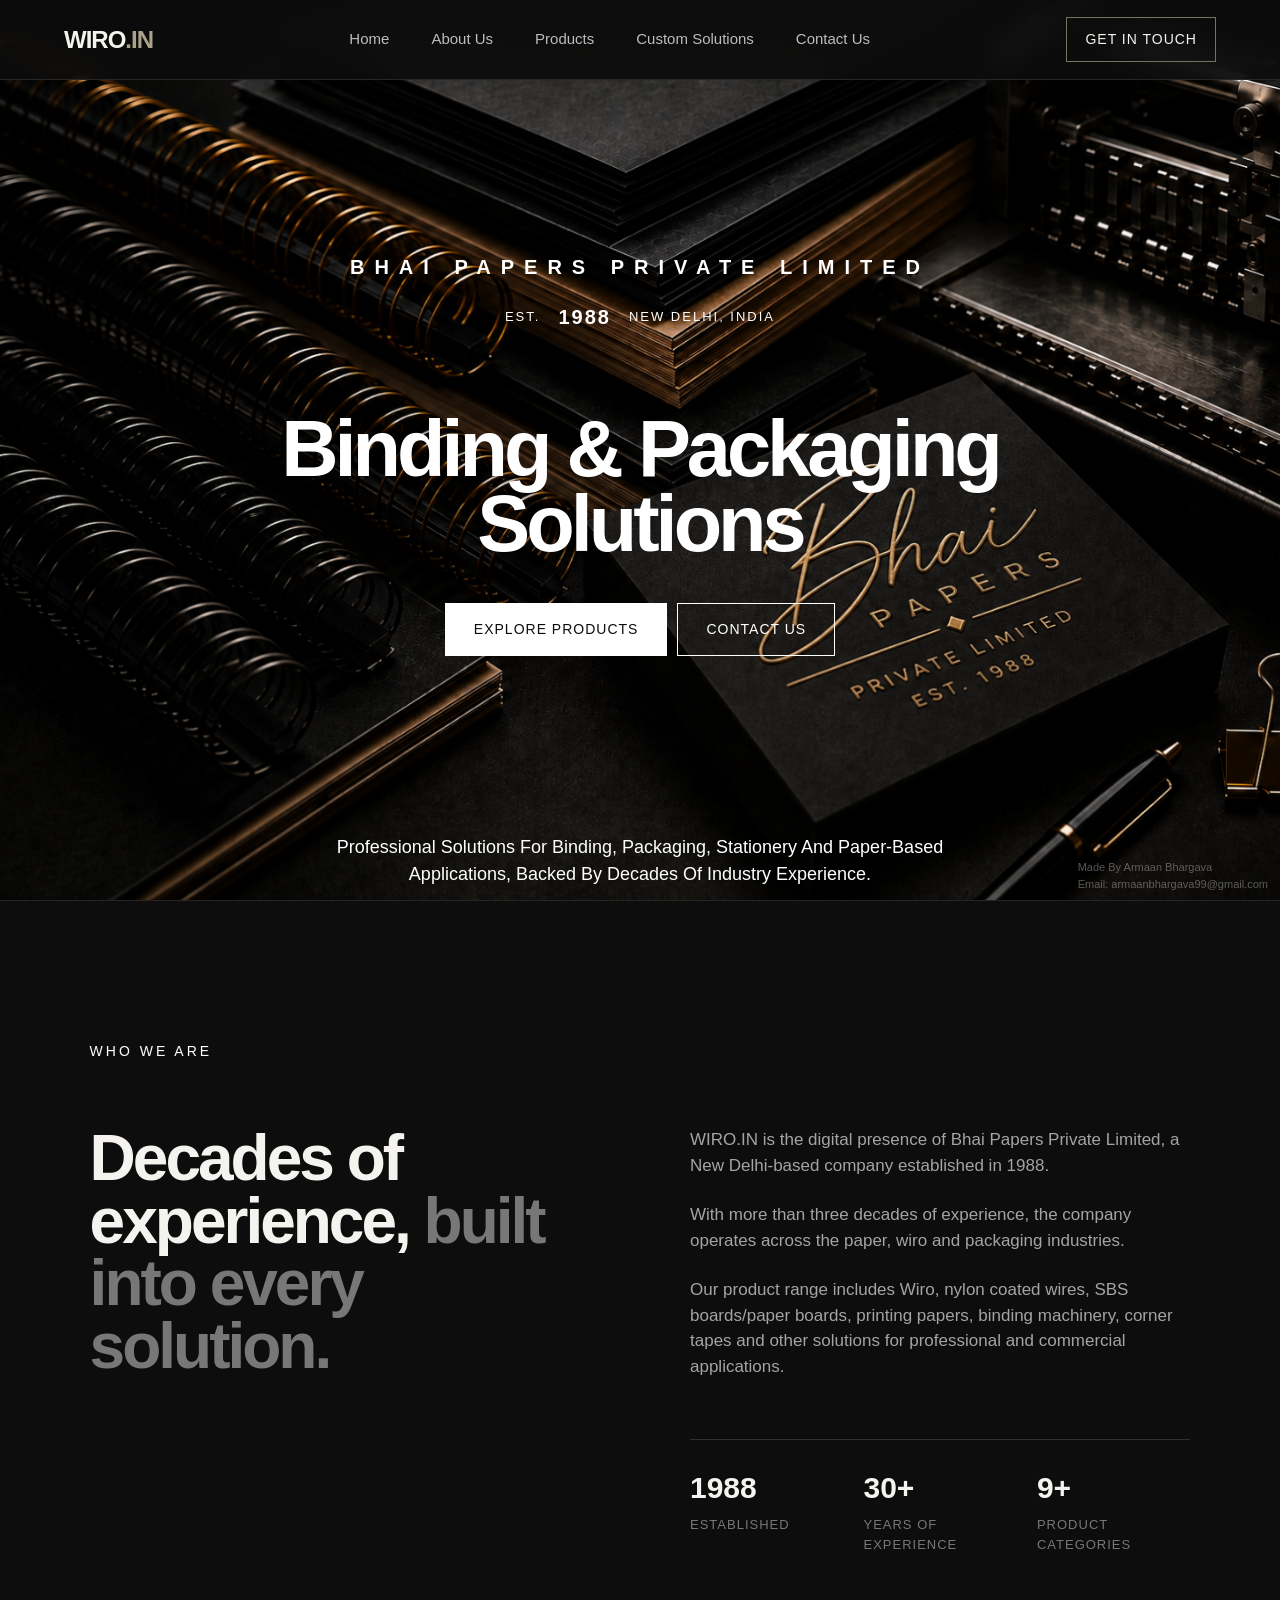
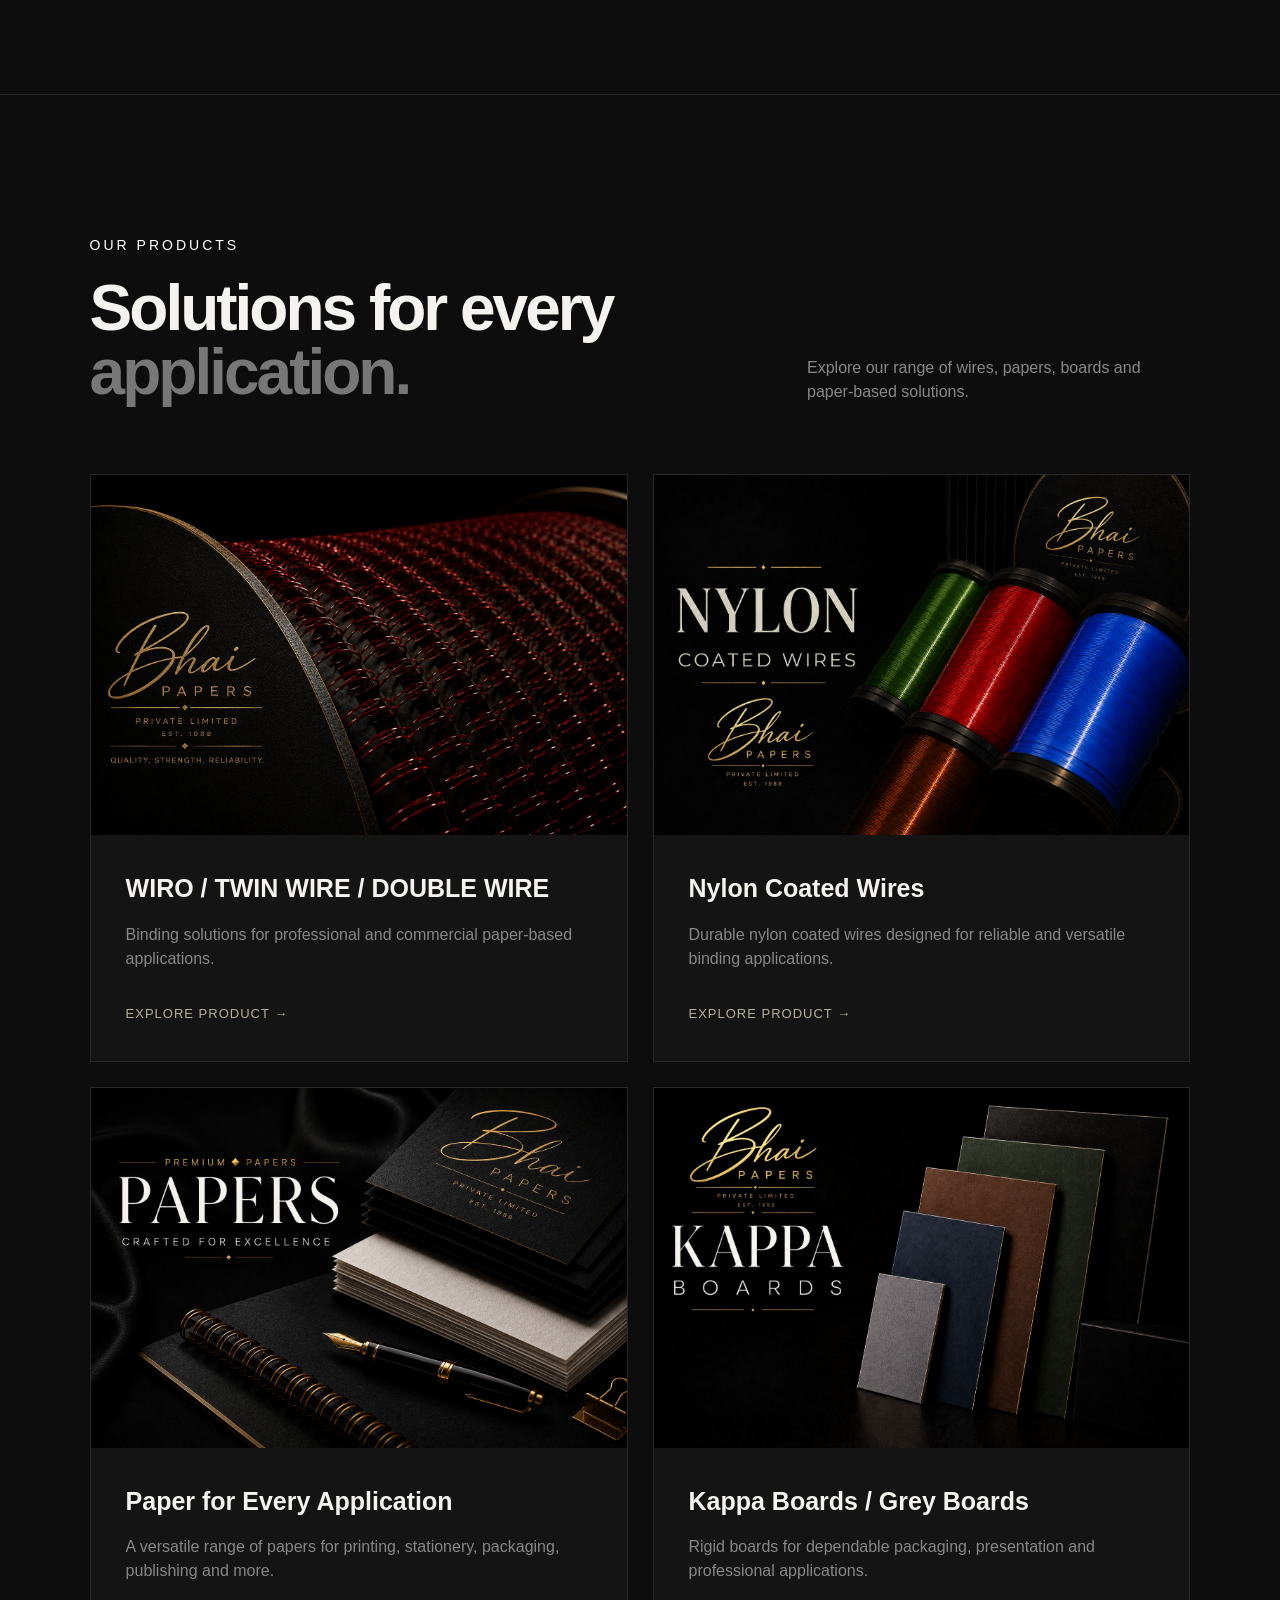
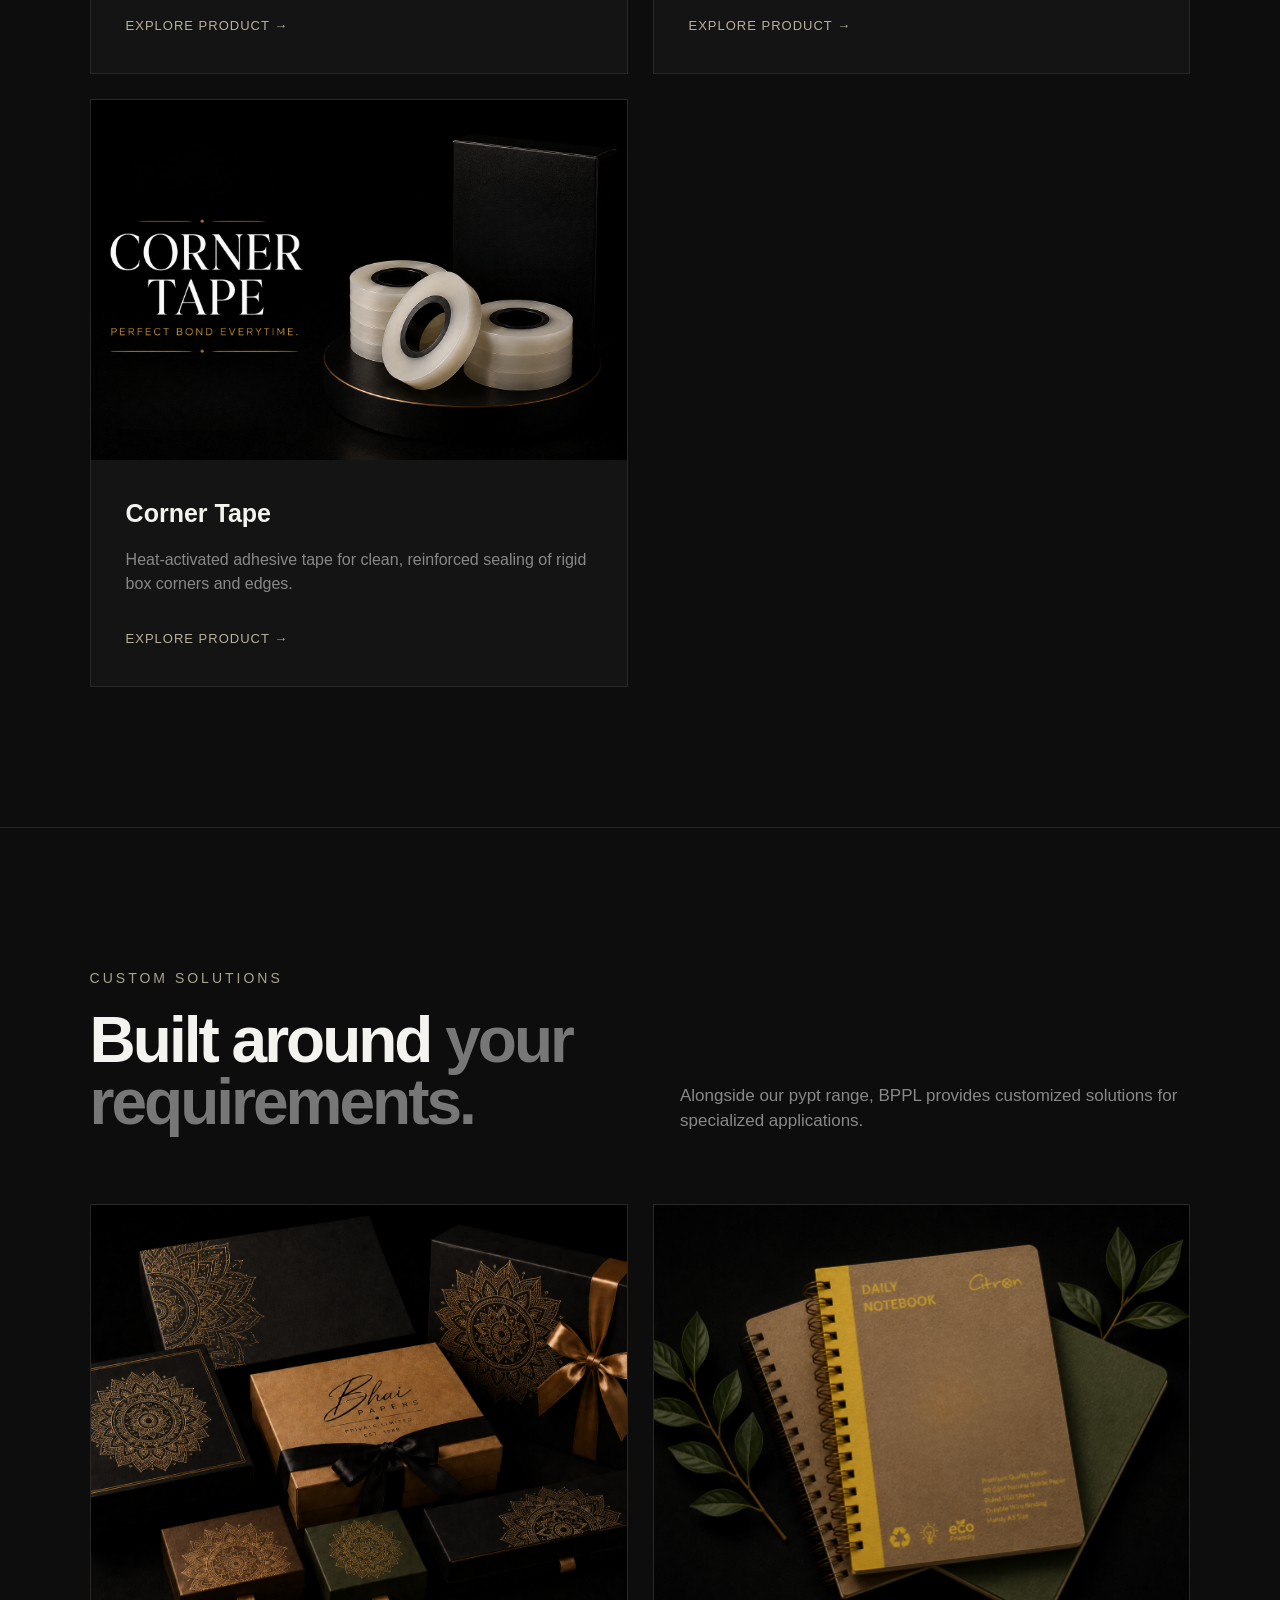
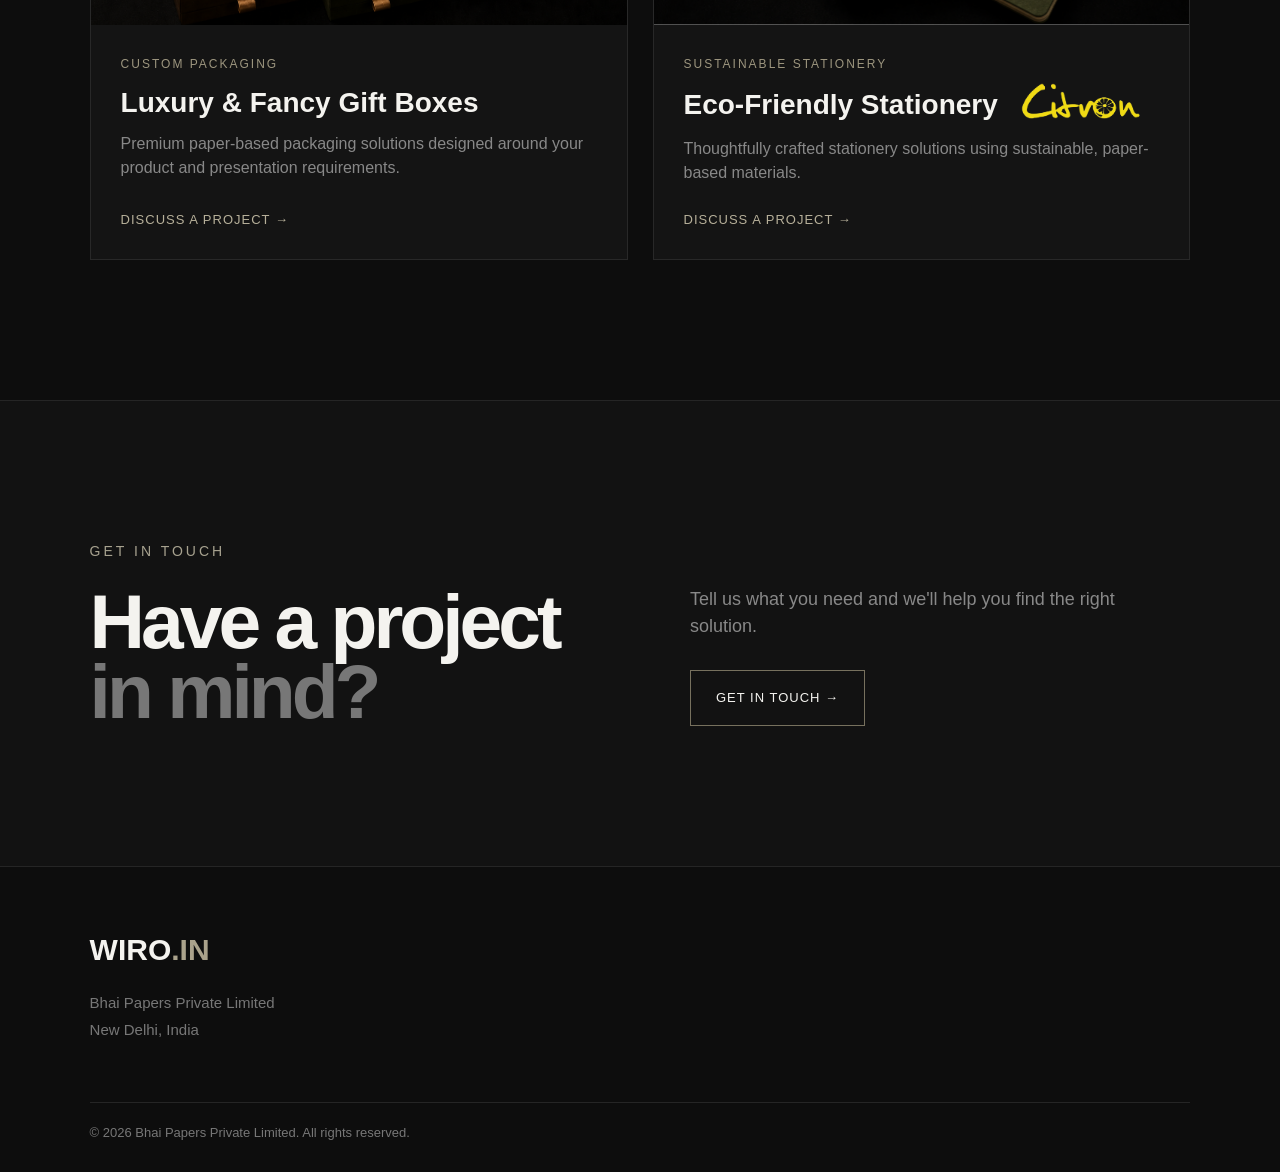
<file: index.html>
<!DOCTYPE html>
<html lang="en">

<head>
    <meta charset="UTF-8">
    <meta name="viewport" content="width=device-width, initial-scale=1.0">

    <title>WIRO.IN | Bhai Papers Private Limited</title>

    <link rel="stylesheet" href="static/css/style.css">
</head>

<body>

    <!-- ================= NAVBAR ================= -->

    <header class="navbar">

        <a href="index.html" class="logo">
            WIRO<span>.IN</span>
        </a>

        <nav>
            <a href="index.html">Home</a>
            <a href="#about">About Us</a>
            <a href="products.html">Products</a>
            <a href="products.html#custom-solutions">Custom Solutions</a>
            <a href="contact.html">Contact Us</a>
        </nav>

        <a href="contact.html" class="nav-button">
            Get in Touch
        </a>

    </header>


    <!-- ================= HERO ================= -->

    <main>

        <section class="hero" id="home">

            <div class="hero-content">

                <p class="eyebrow">
                    BHAI PAPERS PRIVATE LIMITED
                </p>

                <h1>
                    Binding & Packaging
                    <span>Solutions</span>
                </h1>

                <p class="hero-description">
                    Professional Solutions For Binding, Packaging,
                    Stationery And Paper-Based Applications,
                    Backed By Decades Of Industry Experience.
                </p>

                <div class="hero-buttons">

                    <a href="#products" class="button button-light">
                        Explore Products
                    </a>

                    <a href="contact.html" class="button button-outline">
                        Contact Us
                    </a>

                </div>

                <div class="hero-est">

                    <span>EST.</span>

                    <strong>1988</strong>

                    <span>NEW DELHI, INDIA</span>

                </div>

            </div>

        </section>


        <!-- ================= ABOUT ================= -->

        <section class="about section" id="about">

            <div class="section-label">
                WHO WE ARE
            </div>

            <div class="about-grid">

                <div>

                    <h2>
                        Decades of experience,
                        <span>built into every solution.</span>
                    </h2>

                </div>

                <div class="about-copy">

                    <p>
                        WIRO.IN is the digital presence of
                        Bhai Papers Private Limited, a New
                        Delhi-based company established in 1988.
                    </p>

                    <p>
                        With more than three decades of experience,
                        the company operates across the paper,
                        wiro and packaging industries.
                    </p>

                    <p>
                        Our product range includes Wiro, nylon
                        coated wires, SBS boards/paper boards,
                        printing papers, binding machinery, corner
                        tapes and other solutions for professional
                        and commercial applications.
                    </p>

                    <div class="stats">

                        <div class="stat">
                            <strong>1988</strong>
                            <span>Established</span>
                        </div>

                        <div class="stat">
                            <strong>30+</strong>
                            <span>Years of Experience</span>
                        </div>

                        <div class="stat">
                            <strong>9+</strong>
                            <span>Product Categories</span>
                        </div>

                    </div>

                </div>

            </div>

        </section>


        <!-- ================= PRODUCTS ================= -->

        <section class="products section" id="products">

            <div class="section-heading">

                <div>

                    <div class="section-label">
                        OUR PRODUCTS
                    </div>

                    <h2>
                        Solutions for every
                        <span>application.</span>
                    </h2>

                </div>

                <p>
                    Explore our range of wires, papers,
                    boards and paper-based solutions.
                </p>

            </div>


            <div class="product-grid">


                <!-- ================= WIRO ================= -->

                <article class="product-card">

                    <div class="product-image">

                        <img
                            src="static/css/images/wiro.png"
                            alt="WIRO"
                        >

                    </div>

                    <div class="product-content">

                        <h3>
                            WIRO / TWIN WIRE / DOUBLE WIRE
                        </h3>

                        <p>
                            Binding solutions for professional and
                            commercial paper-based applications.
                        </p>

                        <a href="products.html#wiro">
                            Explore Product →
                        </a>

                    </div>

                </article>


                <!-- ================= NYLON COATED WIRES ================= -->

                <article class="product-card">

                    <div class="product-image">

                        <img
                            src="static/css/images/Binding.png"
                            alt="Nylon Coated Wires"
                        >

                    </div>

                    <div class="product-content">

                        <h3>
                            Nylon Coated Wires
                        </h3>

                        <p>
                            Durable nylon coated wires designed
                            for reliable and versatile binding
                            applications.
                        </p>

                        <a href="products.html#nylon-coated-wires">
                            Explore Product →
                        </a>

                    </div>

                </article>


                <!-- ================= PAPERS ================= -->

                <article class="product-card">

                    <div class="product-image">

                        <img
                            src="static/css/images/papers.png"
                            alt="Paper for Every Application"
                        >

                    </div>

                    <div class="product-content">

                        <h3>
                            Paper for Every Application
                        </h3>

                        <p>
                            A versatile range of papers for printing,
                            stationery, packaging, publishing and more.
                        </p>

                        <a href="products.html#paper">
                            Explore Product →
                        </a>

                    </div>

                </article>


                <!-- ================= KAPPA BOARDS ================= -->

                <article class="product-card">

                    <div class="product-image">

                        <img
                            src="static/css/images/kappa boards.png"
                            alt="Kappa Boards"
                        >

                    </div>

                    <div class="product-content">

                        <h3>
                            Kappa Boards / Grey Boards
                        </h3>

                        <p>
                            Rigid boards for dependable packaging,
                            presentation and professional
                            applications.
                        </p>

                        <a href="products.html#kappa-boards">
                            Explore Product →
                        </a>

                    </div>

                </article>


                <!-- ================= CORNER TAPE ================= -->

                <article class="product-card">

                    <div class="product-image">

                        <img
                            src="static/css/images/cornertape.png"
                            alt="Corner Tape for Rigid Boxes"
                        >

                    </div>

                    <div class="product-content">

                        <h3>
                            Corner Tape
                        </h3>

                        <p>
                            Heat-activated adhesive tape for clean,
                            reinforced sealing of rigid box corners
                            and edges.
                        </p>

                        <a href="products.html#corner-tape">
                            Explore Product →
                        </a>

                    </div>

                </article>


                <div class="product-card product-placeholder" aria-hidden="true"></div>


            </div>

        </section>


        <!-- ================= CUSTOM SOLUTIONS ================= -->

        <section class="solutions section" id="solutions">

            <div class="solutions-top">

                <div>

                    <div class="section-label">
                        CUSTOM SOLUTIONS
                    </div>

                    <h2>
                        Built around
                        <span>your requirements.</span>
                    </h2>

                </div>

                <p>
                    Alongside our pypt range,
                    BPPL provides customized solutions for
                    specialized applications.
                </p>

            </div>


            <!-- ================= TWO EQUAL CARDS ================= -->

            <div class="solutions-grid">


                <!-- ================= GIFT BOXES ================= -->

                <article class="solution-card">

                    <div class="solution-image">

                        <img
                            src="static/css/images/lux boxes.png"
                            alt="Luxury & Fancy Gift Boxes"
                        >

                    </div>

                    <div class="solution-info">

                        <span class="solution-tag">
                            CUSTOM PACKAGING
                        </span>

                        <h3>
                            Luxury & Fancy
                            Gift Boxes
                        </h3>

                        <p>
                            Premium paper-based packaging
                            solutions designed around your
                            product and presentation requirements.
                        </p>

                        <a href="products.html#luxury-gift-boxes">
                            Discuss a Project →
                        </a>

                    </div>

                </article>


                <!-- ================= ECO STATIONERY ================= -->

                <article class="solution-card">

                    <div class="solution-image">

                        <img
                            src="static/css/images/eco stat.png"
                            alt="Eco-Friendly Stationery"
                        >

                    </div>

                    <div class="solution-info">

                        <span class="solution-tag">
                            SUSTAINABLE STATIONERY
                        </span>

                        <div class="title-with-logo">
                            <h3>
                                Eco-Friendly
                                Stationery
                            </h3>

                            <img
                                src="static/css/images/citron.png"
                                alt="CITRON"
                                class="citron-logo"
                            >
                        </div>

                        <p>
                            Thoughtfully crafted stationery
                            solutions using sustainable,
                            paper-based materials.
                        </p>

                        <a href="products.html#eco-friendly-stationery">
                            Discuss a Project →
                        </a>

                    </div>

                </article>


            </div>

        </section>


        <!-- ================= CONTACT ================= -->

        <section class="contact section" id="contact">

            <div class="contact-inner">

                <div>

                    <div class="section-label">
                        GET IN TOUCH
                    </div>

                    <h2>
                        Have a project
                        <span>in mind?</span>
                    </h2>

                </div>

                <div class="contact-right">

                    <p>
                        Tell us what you need and we'll
                        help you find the right solution.
                    </p>

                    <a
                        href="contact.html"
                        class="contact-button"
                    >
                        Get in Touch →
                    </a>

                </div>

            </div>

        </section>

    </main>


    <!-- ================= FOOTER ================= -->

    <footer>

        <div class="footer-logo">
            WIRO<span>.IN</span>
        </div>

        <p>
            Bhai Papers Private Limited
        </p>

        <p>
            New Delhi, India
        </p>

        <div class="footer-bottom">
            © 2026 Bhai Papers Private Limited.
            All rights reserved.
        </div>

    </footer>

    <div class="site-credit">Made By Armaan Bhargava<br>Email: armaanbhargava99@gmail.com</div>

</body>

</html>
</file>
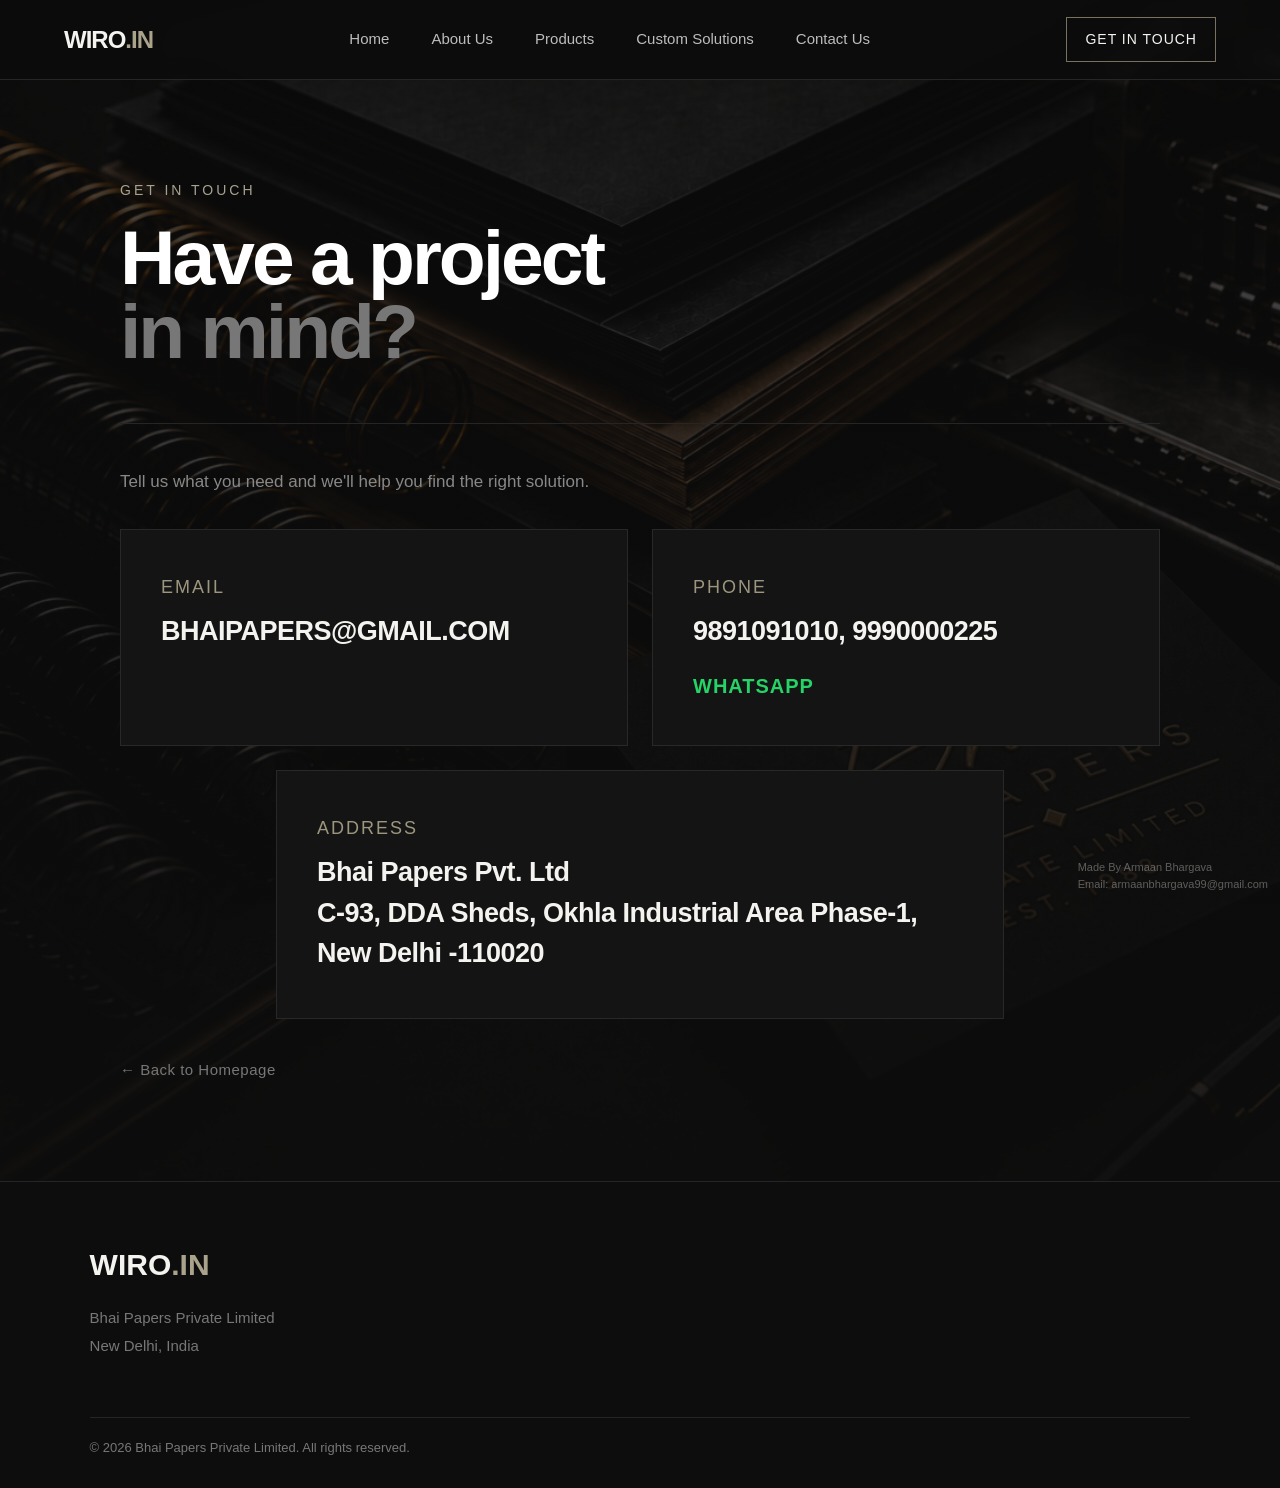
<file: contact.html>
<!DOCTYPE html>
<html lang="en">

<head>
    <meta charset="UTF-8">
    <meta name="viewport" content="width=device-width, initial-scale=1.0">
    <title>Contact | WIRO.IN | Bhai Papers Private Limited</title>
    <link rel="stylesheet" href="static/css/style.css">
</head>

<body class="contact-page">

    <header class="navbar">
        <a href="index.html" class="logo">WIRO<span>.IN</span></a>

        <nav>
            <a href="index.html">Home</a>
            <a href="index.html#about">About Us</a>
            <a href="products.html">Products</a>
            <a href="products.html#custom-solutions">Custom Solutions</a>
            <a href="contact.html">Contact Us</a>
        </nav>

        <a href="contact.html" class="nav-button">Get in Touch</a>
    </header>

    <main>
        <section class="contact-page-hero" aria-labelledby="contact-title">
            <div class="contact-page-inner">
                <div class="contact-page-heading">
                    <div class="section-label">GET IN TOUCH</div>
                    <h1 id="contact-title">Have a project<br><span>in mind?</span></h1>
                </div>

                <div class="contact-page-details">
                    <p>Tell us what you need and we'll help you find the right solution.</p>

                    <div class="contact-page-info">
                        <div class="contact-page-info-item">
                            <span class="contact-page-info-label">Email</span>
                            <a href="mailto:BHAIPAPERS@gmail.com" class="contact-page-info-value">BHAIPAPERS@GMAIL.COM</a>
                        </div>

                        <div class="contact-page-info-item">
                            <span class="contact-page-info-label">Phone</span>
                            <a href="tel:9891091010" class="contact-page-info-value">9891091010, 9990000225</a>
                            <a href="https://wa.me/919891091010" target="_blank" rel="noopener" class="whatsapp-button">
                                WhatsApp
                            </a>
                        </div>

                        <div class="contact-page-info-item">
                            <span class="contact-page-info-label">Address</span>
                            <span class="contact-page-info-value">Bhai Papers Pvt. Ltd<br>C-93, DDA Sheds, Okhla Industrial Area Phase-1,<br>New Delhi -110020</span>
                        </div>
                    </div>

                    <a href="index.html" class="contact-page-home">← Back to Homepage</a>
                </div>
            </div>
        </section>
    </main>

    <footer>
        <div class="footer-logo">WIRO<span>.IN</span></div>
        <p>Bhai Papers Private Limited</p>
        <p>New Delhi, India</p>
        <div class="footer-bottom">© 2026 Bhai Papers Private Limited. All rights reserved.</div>
    </footer>

    <div class="site-credit">Made By Armaan Bhargava<br>Email: armaanbhargava99@gmail.com</div>

</body>
</html>
</file>
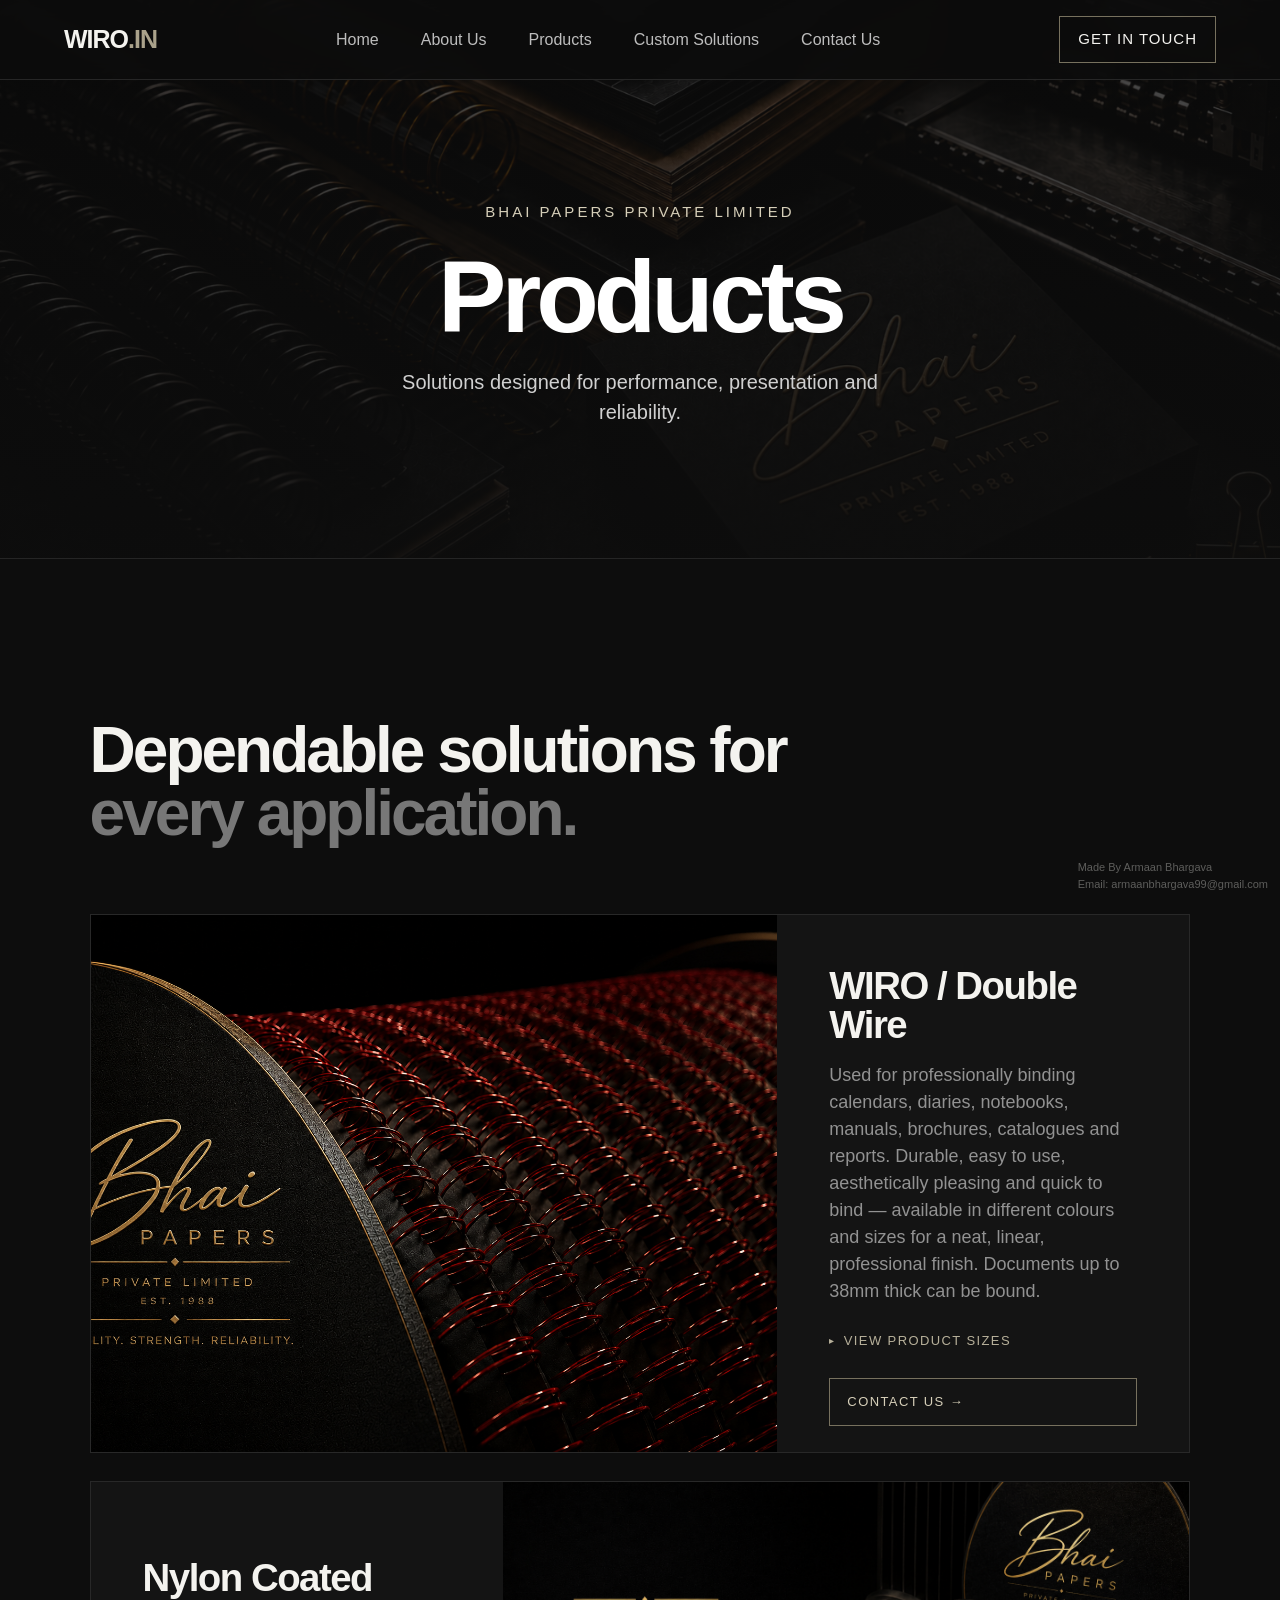
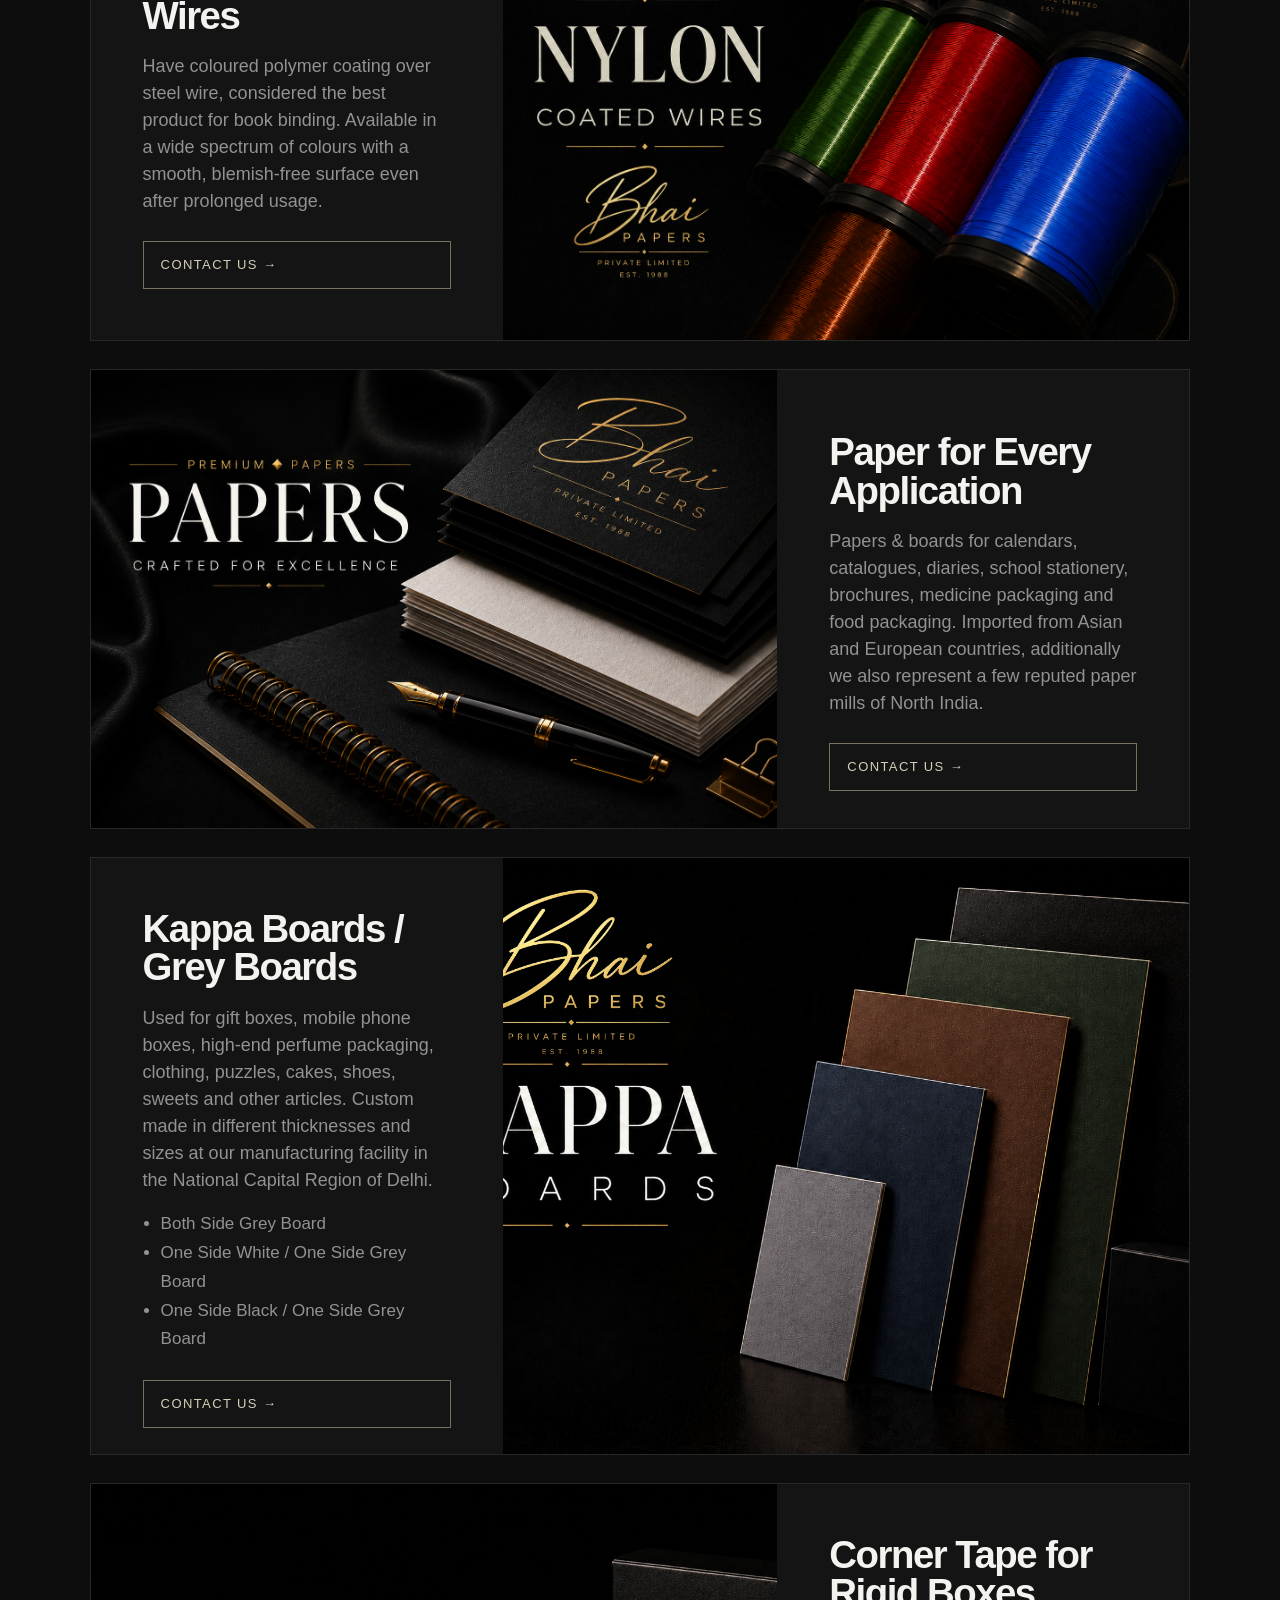
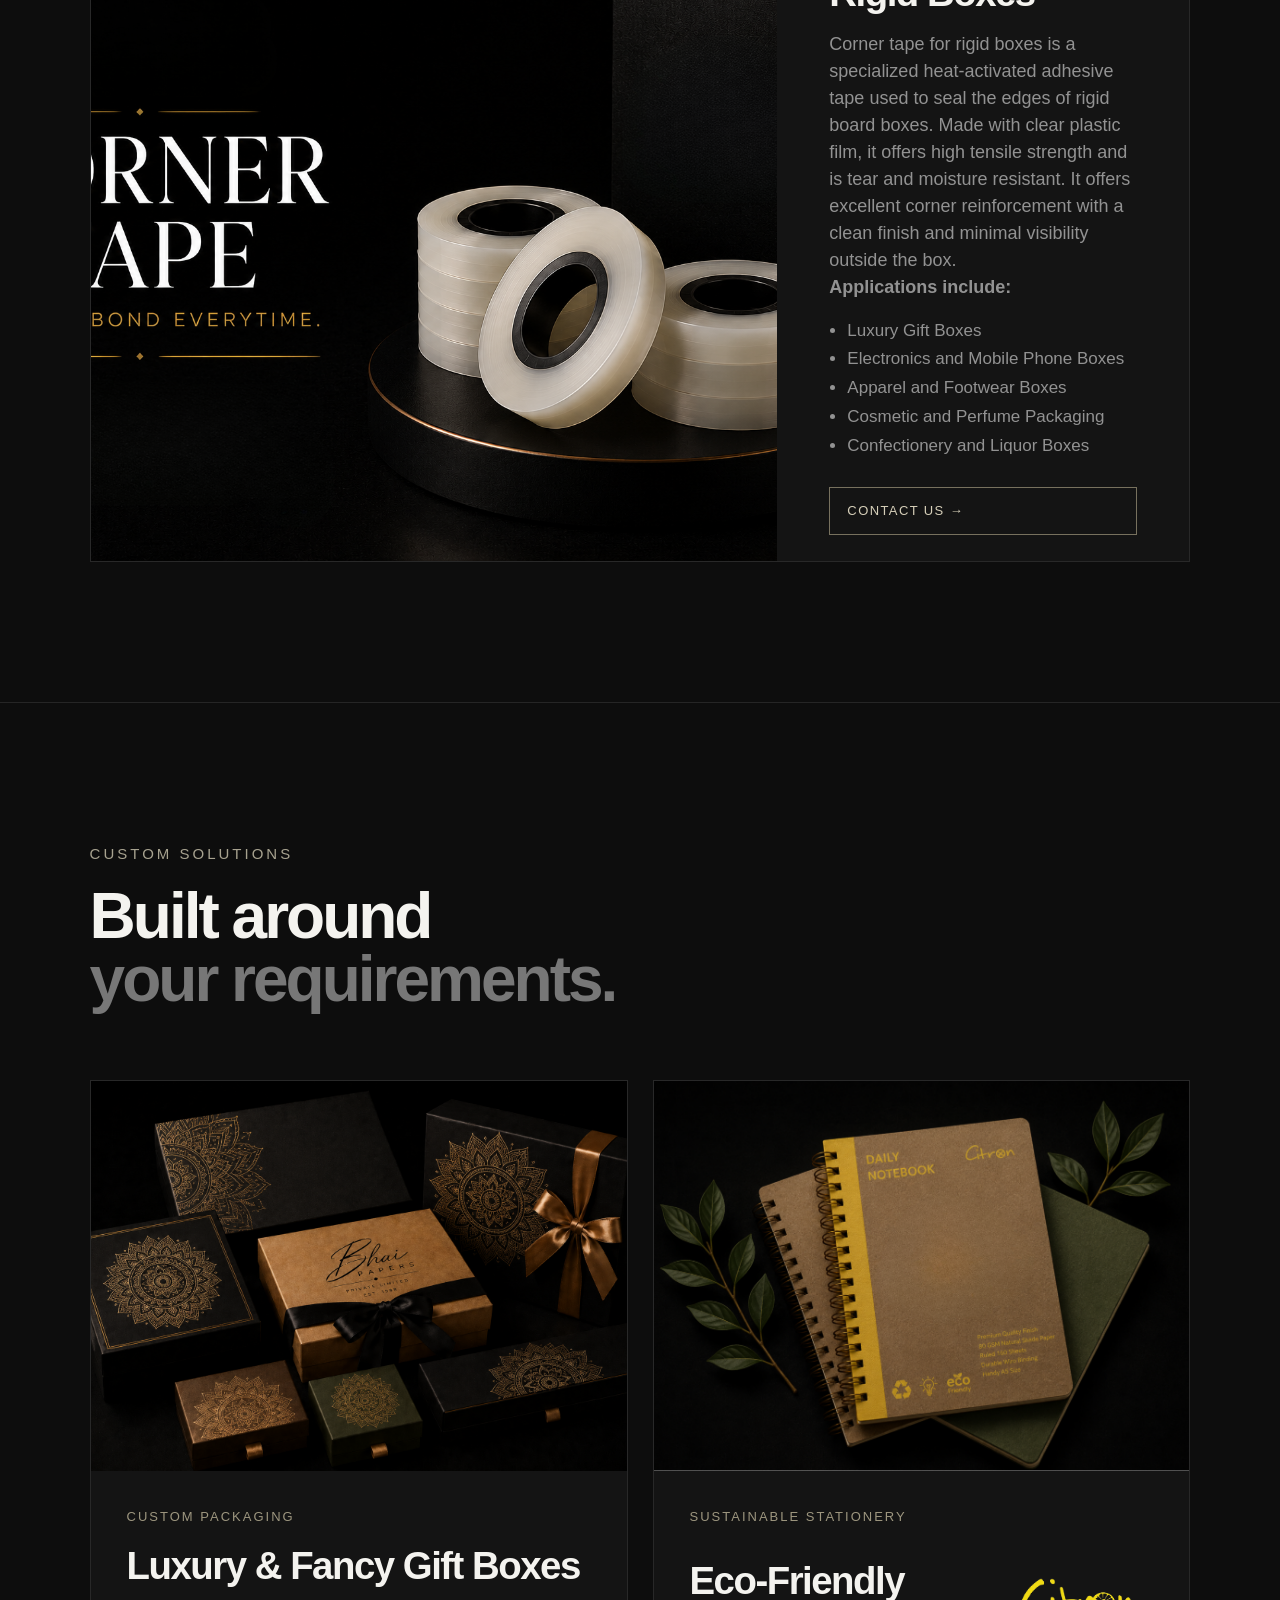
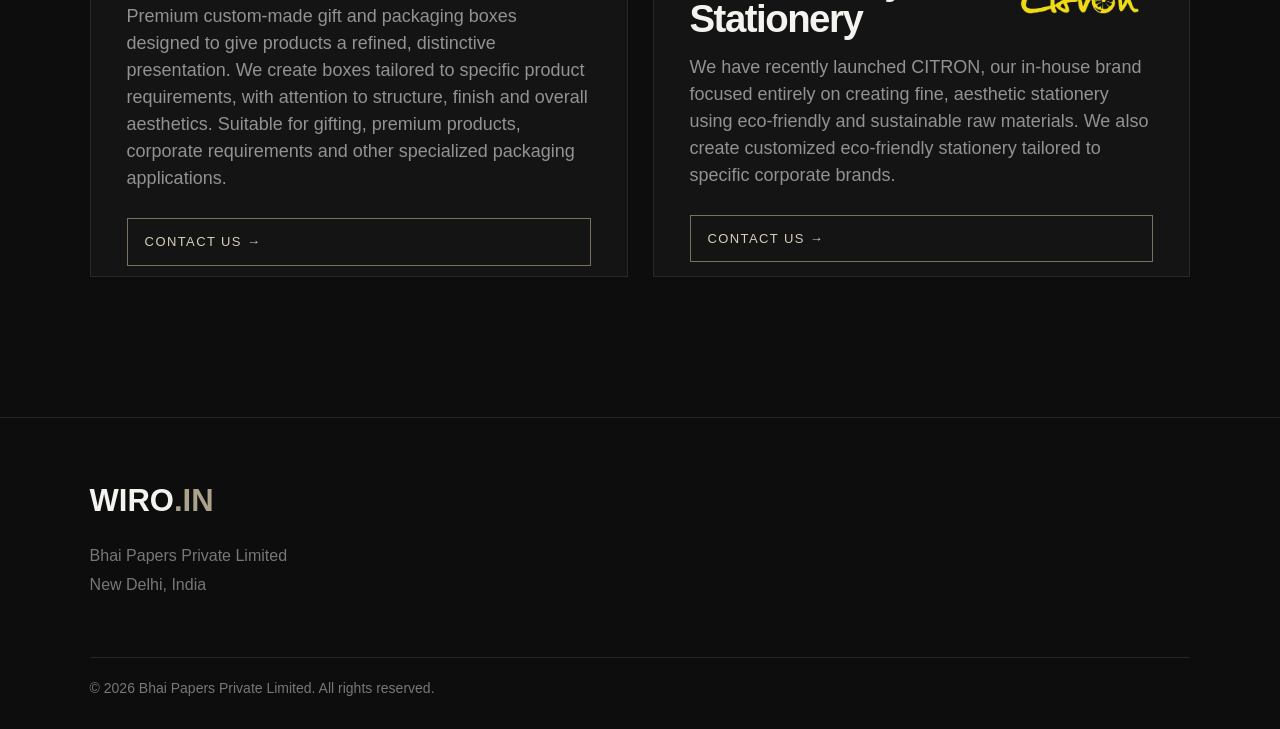
<file: products.html>
<!DOCTYPE html>
<html lang="en">

<head>
    <meta charset="UTF-8">
    <meta name="viewport" content="width=device-width, initial-scale=1.0">
    <title>Products | WIRO.IN | Bhai Papers Private Limited</title>
    <link rel="stylesheet" href="static/css/style.css">
</head>

<body class="products-page">

    <header class="navbar">
        <a href="index.html" class="logo">WIRO<span>.IN</span></a>
        <nav>
            <a href="index.html">Home</a>
            <a href="index.html#about">About Us</a>
            <a href="products.html">Products</a>
            <a href="#custom-solutions">Custom Solutions</a>
            <a href="contact.html">Contact Us</a>
        </nav>
        <a href="contact.html" class="nav-button">Get in Touch</a>
    </header>

    <main>
        <section class="products-hero">
            <div class="products-hero-content">
                <p class="section-label">BHAI PAPERS PRIVATE LIMITED</p>
                <h1>Products</h1>
                <p>Solutions designed for performance, presentation and reliability.</p>
            </div>
        </section>

        <section class="catalogue section" aria-labelledby="standard-products-title">
            <div class="catalogue-heading">
                <h2 id="standard-products-title">Dependable solutions for<br><span>every application.</span></h2>
            </div>

            <div class="catalogue-list">
                <article class="catalogue-card" id="wiro">
                    <div class="catalogue-image">
                        <img src="static/css/images/wiro.png" alt="WIRO binding products">
                    </div>
                    <div class="catalogue-content">
                        <h3 class="card-title">WIRO / Double Wire</h3>
                        <p class="card-description">Used for professionally binding calendars, diaries, notebooks, manuals, brochures, catalogues and reports. Durable, easy to use, aesthetically pleasing and quick to bind — available in different colours and sizes for a neat, linear, professional finish. Documents up to 38mm thick can be bound.</p>

                        <details class="spec-table-toggle">
                            <summary class="spec-table-button">View Product Sizes</summary>
                            <div class="spec-table-wrap">
                                <table class="spec-table">
                                    <thead>
                                        <tr>
                                            <th>SL.</th>
                                            <th>Size in MM</th>
                                            <th>Size in Inches</th>
                                            <th>Loops</th>
                                            <th>Applications</th>
                                        </tr>
                                    </thead>
                                    <tbody>
                                        <tr><td>1</td><td>6.4</td><td>1/4"</td><td>92000</td><td>Wall Calendars, Pocket Pads</td></tr>
                                        <tr><td>2</td><td>7.9</td><td>5/16"</td><td>67500</td><td>Wall Calendars, Pocket Pads, Small Presentations</td></tr>
                                        <tr><td>3</td><td>9.5</td><td>3/8"</td><td>45000</td><td>Table Calendars, Notebooks, Pers</td></tr>
                                        <tr><td>4</td><td>11.1</td><td>7/16"</td><td>35000</td><td>School Projects, Table Calendars, Operation Manuals</td></tr>
                                        <tr><td>5</td><td>12.7</td><td>1/2"</td><td>27000</td><td>Table Calendars, Training Modules, Receipe Books</td></tr>
                                        <tr><td>6</td><td>14.3</td><td>9/16"</td><td>22000</td><td>Manuals, Reports, Accounts Books, Sketch Books</td></tr>
                                        <tr><td>7</td><td>15.9</td><td>5/8"</td><td>12000</td><td>Architecture Portfolio, Thick Student Workbooks</td></tr>
                                        <tr><td>8</td><td>19.0</td><td>3/4"</td><td>9000</td><td>4 Subject Notebooks, Diaries, Multi Month Planners</td></tr>
                                        <tr><td>9</td><td>22.2</td><td>7/8"</td><td>6800</td><td>4 Subject Notebooks, Diaries, Multi Month Planners</td></tr>
                                        <tr><td>10</td><td>25.4</td><td>1"</td><td>5000</td><td>Heavy Reference Volumes, Large Catalogs, Diaries</td></tr>
                                        <tr><td>11</td><td>31.8</td><td>1.25"</td><td>2300</td><td>Articles with more than 300 - 350 Pages</td></tr>
                                    </tbody>
                                </table>
                            </div>
                        </details>

                        <a href="contact.html" class="card-contact">CONTACT US →</a>
                    </div>
                </article>

                <article class="catalogue-card" id="nylon-coated-wires">
                    <div class="catalogue-image">
                        <img src="static/css/images/Binding.png" alt="Nylon coated steel wire spools">
                    </div>
                    <div class="catalogue-content">
                        <h3 class="card-title">Nylon Coated Wires</h3>
                        <p class="card-description">Have coloured polymer coating over steel wire, considered the best product for book binding. Available in a wide spectrum of colours with a smooth, blemish-free surface even after prolonged usage.</p>
                        <a href="contact.html" class="card-contact">CONTACT US →</a>
                    </div>
                </article>

                <article class="catalogue-card" id="paper">
                    <div class="catalogue-image">
                        <img src="static/css/images/papers.png" alt="Premium papers and boards">
                    </div>
                    <div class="catalogue-content">
                        <h3 class="card-title">Paper for Every Application</h3>
                        <p class="card-description">Papers &amp; boards for calendars, catalogues, diaries, school stationery, brochures, medicine packaging and food packaging. Imported from Asian and European countries, additionally we also represent a few reputed paper mills of North India.</p>
                        <a href="contact.html" class="card-contact">CONTACT US →</a>
                    </div>
                </article>

                <article class="catalogue-card" id="kappa-boards">
                    <div class="catalogue-image">
                        <img src="static/css/images/kappa boards.png" alt="Kappa boards">
                    </div>
                    <div class="catalogue-content">
                        <h3 class="card-title">Kappa Boards / Grey Boards</h3>
                        <p class="card-description">Used for gift boxes, mobile phone boxes, high-end perfume packaging, clothing, puzzles, cakes, shoes, sweets and other articles. Custom made in different thicknesses and sizes at our manufacturing facility in the National Capital Region of Delhi.</p>
                        <ul class="card-list">
                            <li>Both Side Grey Board</li>
                            <li>One Side White / One Side Grey Board</li>
                            <li>One Side Black / One Side Grey Board</li>
                        </ul>
                        <a href="contact.html" class="card-contact">CONTACT US →</a>
                    </div>
                </article>

                <article class="catalogue-card" id="corner-tape">
                    <div class="catalogue-image">
                        <img src="static/css/images/cornertape.png" alt="Corner tape for rigid boxes">
                    </div>
                    <div class="catalogue-content">
                        <h3 class="card-title">Corner Tape for Rigid Boxes</h3>
                        <p class="card-description">Corner tape for rigid boxes is a specialized heat-activated adhesive tape used to seal the edges of rigid board boxes. Made with clear plastic film, it offers high tensile strength and is tear and moisture resistant. It offers excellent corner reinforcement with a clean finish and minimal visibility outside the box.</p>
                        <p class="card-description"><strong>Applications include:</strong></p>
                        <ul class="card-list">
                            <li>Luxury Gift Boxes</li>
                            <li>Electronics and Mobile Phone Boxes</li>
                            <li>Apparel and Footwear Boxes</li>
                            <li>Cosmetic and Perfume Packaging</li>
                            <li>Confectionery and Liquor Boxes</li>
                        </ul>
                        <a href="contact.html" class="card-contact">CONTACT US →</a>
                    </div>
                </article>

            </div>
        </section>

        <section class="products-custom section" id="custom-solutions" aria-labelledby="custom-solutions-title">
            <div class="catalogue-heading">
                <div class="section-label">CUSTOM SOLUTIONS</div>
                <h2 id="custom-solutions-title">Built around<br><span>your requirements.</span></h2>
            </div>

            <div class="products-custom-grid">
                <article class="products-custom-card" id="luxury-gift-boxes">
                    <div class="products-custom-image">
                        <img src="static/css/images/lux boxes.png" alt="Luxury and fancy gift boxes">
                    </div>
                    <div class="products-custom-content">
                        <span class="catalogue-kicker">CUSTOM PACKAGING</span>
                        <h3 class="card-title">Luxury &amp; Fancy Gift Boxes</h3>
                        <p class="card-description">Premium custom-made gift and packaging boxes designed to give products a refined, distinctive presentation. We create boxes tailored to specific product requirements, with attention to structure, finish and overall aesthetics. Suitable for gifting, premium products, corporate requirements and other specialized packaging applications.</p>
                        <a href="contact.html" class="card-contact">CONTACT US →</a>
                    </div>
                </article>

                <article class="products-custom-card" id="eco-friendly-stationery">
                    <div class="products-custom-image">
                        <img src="static/css/images/eco stat.png" alt="Eco-friendly stationery">
                    </div>
                    <div class="products-custom-content">
                        <span class="catalogue-kicker">SUSTAINABLE STATIONERY</span>
                        <div class="title-with-logo">
                            <h3 class="card-title">Eco-Friendly Stationery</h3>

                            <img
                                src="static/css/images/citron.png"
                                alt="CITRON"
                                class="citron-logo"
                            >
                        </div>
                        <p class="card-description">We have recently launched CITRON, our in-house brand focused entirely on creating fine, aesthetic stationery using eco-friendly and sustainable raw materials. We also create customized eco-friendly stationery tailored to specific corporate brands.</p>
                        <a href="contact.html" class="card-contact">CONTACT US →</a>
                    </div>
                </article>
            </div>
        </section>
    </main>

    <footer>
        <div class="footer-logo">WIRO<span>.IN</span></div>
        <p>Bhai Papers Private Limited</p>
        <p>New Delhi, India</p>
        <div class="footer-bottom">© 2026 Bhai Papers Private Limited. All rights reserved.</div>
    </footer>

    <div class="site-credit">Made By Armaan Bhargava<br>Email: armaanbhargava99@gmail.com</div>

</body>
</html
</file>
<file: static/css/style.css>
/* =========================================================
   GLOBAL
========================================================= */

* {
    margin: 0;
    padding: 0;
    box-sizing: border-box;
}

html {
    scroll-behavior: smooth;
}

body {
    background: #0d0d0d;
    color: #f4f3ef;
    font-family: Arial, Helvetica, sans-serif;
    font-size: 18px;
    line-height: 1.5;
}

a {
    color: inherit;
    text-decoration: none;
}

section {
    position: relative;
}

.section {
    padding: 140px 7vw;
}

.section-label {
    color: #a7a28f;
    font-size: 14px;
    letter-spacing: 3px;
    text-transform: uppercase;
}


/* =========================================================
   NAVBAR
========================================================= */

.navbar {
    position: fixed;
    top: 0;
    left: 0;

    width: 100%;
    height: 80px;

    padding: 0 5vw;

    display: flex;
    align-items: center;
    justify-content: space-between;

    background: rgba(13, 13, 13, 0.92);

    border-bottom: 1px solid #262626;

    backdrop-filter: blur(12px);

    z-index: 1000;
}

.logo {
    font-size: 24px;
    font-weight: 700;
    letter-spacing: -1px;
}

.logo span {
    color: #aaa28b;
}

.navbar nav {
    display: flex;
    gap: 42px;
}

.navbar nav a {
    font-size: 15px;
    color: #bdbdbd;

    transition: 0.3s;
}

.navbar nav a:hover {
    color: #ffffff;
}

.nav-button {
    border: 1px solid #77715e;

    padding: 11px 18px;

    font-size: 14px;
    text-transform: uppercase;
    letter-spacing: 1px;

    transition: 0.3s;
}

.nav-button:hover {
    background: #f4f3ef;
    color: #0d0d0d;
}


/* =========================================================
   HERO
========================================================= */

.hero {
    min-height: 100vh;

    display: flex;
    align-items: center;
    justify-content: center;

    text-align: center;

    padding: 140px 7vw 100px;

    background-image: url("images/hero-bg.png");
    background-size: cover;
    background-position: center;
    background-repeat: no-repeat;
}


/* Move the entire hero content downward */

.hero-content {
    max-width: 1050px;

    display: flex;
    flex-direction: column;
    align-items: center;

    transform: translateY(100px);
}


/* BHAI PAPERS PRIVATE LIMITED */

.eyebrow {
    order: 1;

    margin-bottom: 20px;

    color: #ffffff;

    font-size: 20px;
    font-weight: 700;

    letter-spacing: 10px;
    text-transform: uppercase;
}


/* MAIN HEADING */

.hero h1 {
    order: 3;

    font-size: clamp(52px, 6.2vw, 92px);

    line-height: 0.94;

    letter-spacing: -4px;

    font-weight: 700;

    color: #ffffff;

    margin-bottom: 42px;
}

.hero h1 span {
    display: block;
}


/* BUTTONS */

.hero-buttons {
    order: 4;

    display: flex;

    justify-content: center;

    gap: 10px;

    margin-bottom: 28px;
}

.button {
    display: inline-block;

    padding: 15px 28px;

    font-size: 14px;

    text-transform: uppercase;

    letter-spacing: 1px;

    border: 1px solid #ffffff;

    transition: 0.3s;

    color: #ffffff;
}

.button-light {
    background: #ffffff;
    color: #0d0d0d;
}

.button-light:hover {
    background: transparent;
    color: #ffffff;
}

.button-outline {
    color: #ffffff;
    border-color: #ffffff;
}

.button-outline:hover {
    background: #ffffff;
    color: #0d0d0d;
}


/* EST. 1988 / NEW DELHI */

.hero-est {
    order: 2;

    display: flex;

    justify-content: center;
    align-items: center;

    gap: 18px;

    color: #ffffff;

    font-size: 13px;

    letter-spacing: 2px;

    margin-bottom: 80px;
}

.hero-est strong {
    color: #ffffff;

    font-size: 20px;
}


/* DESCRIPTION */

.hero-description {
    order: 5;

    max-width: 680px;

    margin: 150px auto 0;

    color: #ffffff;

    font-size: 18px;

    line-height: 1.5;
}


/* =========================================================
   ABOUT
========================================================= */

.about {
    border-top: 1px solid #252525;
}

.about .section-label {
    color: #ffffff;
}

.about-grid {
    display: grid;

    grid-template-columns: 1fr 1fr;

    gap: 100px;

    margin-top: 65px;
}

.about h2 {
    max-width: 650px;

    font-size: clamp(42px, 5vw, 75px);

    line-height: 0.98;

    letter-spacing: -3px;
}

.about h2 span {
    color: #777;
}

.about-copy {
    max-width: 600px;
}

.about-copy p {
    color: #a4a4a4;

    margin-bottom: 24px;

    font-size: 17px;
}

.stats {
    display: grid;

    grid-template-columns: repeat(3, 1fr);

    gap: 20px;

    margin-top: 60px;

    padding-top: 25px;

    border-top: 1px solid #303030;
}

.stat {
    display: flex;

    flex-direction: column;

    gap: 5px;
}

.stat strong {
    font-size: 30px;
}

.stat span {
    color: #777;

    font-size: 13px;

    text-transform: uppercase;

    letter-spacing: 1px;
}


/* =========================================================
   PRODUCTS
========================================================= */

.products {
    border-top: 1px solid #252525;
}

.products .section-label {
    color: #ffffff;
}

.section-heading {
    display: flex;

    justify-content: space-between;

    align-items: end;

    gap: 60px;

    margin-bottom: 70px;
}

.section-heading h2 {
    margin-top: 20px;

    font-size: clamp(42px, 5vw, 72px);

    line-height: 1;

    letter-spacing: -3px;
}

.section-heading h2 span {
    color: #777;
}

.section-heading > p {
    max-width: 400px;

    color: #888;

    font-size: 16px;
}

.product-grid {
    display: grid;

    grid-template-columns: repeat(2, minmax(0, 1fr));

    gap: 25px;
}

.product-placeholder {
    visibility: hidden;
}

.product-card {
    position: relative;

    background: #141414;

    border: 1px solid #282828;

    overflow: hidden;

    transition: 0.4s;
}

.product-card:hover {
    transform: translateY(-6px);

    border-color: #625e50;
}

.product-image {
    position: relative;

    overflow: hidden;

    width: 100%;
    height: 360px;

    background: #111;

    display: flex;

    align-items: center;

    justify-content: center;
}

.product-image img {
    width: 100%;
    height: 100%;

    display: block;

    object-fit: cover;

    object-position: center 26%;

    transition: transform 0.6s ease;
}

.product-card:hover .product-image img {
    transform: scale(1.04);
}

.product-content {
    padding: 35px;
}

.product-content h3 {
    font-size: 25px;

    margin-bottom: 15px;
}

.product-content p {
    color: #888;

    font-size: 16px;

    max-width: 500px;

    margin-bottom: 28px;
}

.product-content a,
.solution-info a {
    font-size: 13px;

    text-transform: uppercase;

    letter-spacing: 1px;

    color: #b7b09a;
}


/* =========================================================
   CUSTOM SOLUTIONS
========================================================= */

.solutions {
    border-top: 1px solid #252525;
}

.solutions-top {
    display: grid;

    grid-template-columns: 1fr 1fr;

    gap: 80px;

    margin-bottom: 70px;
}

.solutions-top h2 {
    margin-top: 20px;

    font-size: clamp(42px, 5vw, 72px);

    line-height: 0.98;

    letter-spacing: -3px;
}

.solutions-top h2 span {
    color: #777;
}

.solutions-top > p {
    align-self: end;

    max-width: 520px;

    color: #888;

    font-size: 17px;
}


/* =========================================================
   EQUAL CUSTOM SOLUTION CARDS
========================================================= */

.solutions-grid {
    display: grid;

    grid-template-columns: repeat(2, minmax(0, 1fr));

    gap: 25px;

    align-items: stretch;
}

.solution-card {
    display: flex;

    flex-direction: column;

    width: 100%;

    height: 100%;

    background: #141414;

    border: 1px solid #282828;

    overflow: hidden;

    transition: 0.4s;
}

.solution-card:hover {
    transform: translateY(-6px);

    border-color: #625e50;
}


/* IMAGE AREA */

.solution-image {
    position: relative;

    width: 100%;

    height: 420px;

    flex-shrink: 0;

    overflow: hidden;

    background: #111;

    display: flex;

    align-items: flex-end;

    padding: 30px;

    color: #aaa;

    font-size: 14px;

    letter-spacing: 2px;
}


/* ACTUAL SOLUTION IMAGE */

.solution-image img {
    position: absolute;

    inset: 0;

    width: 100%;
    height: 100%;

    display: block;

    object-fit: cover;

    object-position: center;

    transition: transform 0.6s ease;
}


/* Keep the card number above the image */

.solution-image span {
    position: relative;

    z-index: 2;

    color: #cccccc;
}


/* Subtle hover zoom */

.solution-card:hover .solution-image img {
    transform: scale(1.03);
}


/* CONTENT AREA */

.solution-info {
    display: flex;

    flex-direction: column;

    flex: 1;

    padding: 30px;
}

.solution-tag {
    color: #9d967f;

    font-size: 12px;

    letter-spacing: 2px;
}

.solution-info h3 {
    margin: 15px 0;

    font-size: 28px;

    line-height: 1.05;
}

.title-with-logo {
    display: flex;

    align-items: center;

    justify-content: flex-start;

    gap: 10px;
}

.title-with-logo h3 {
    margin: 15px 0;
}

.citron-logo {
    flex-shrink: 0;

    height: 64px;

    width: auto;
}

.solution-info p {
    color: #888;

    font-size: 16px;

    margin-bottom: 25px;

    max-width: 650px;
}

.solution-info a {
    margin-top: auto;
}


/* =========================================================
   CONTACT
========================================================= */

.contact {
    border-top: 1px solid #252525;

    background: #121212;
}

.contact-inner {
    display: grid;

    grid-template-columns: 1fr 1fr;

    gap: 100px;

    align-items: end;
}

.contact h2 {
    margin-top: 25px;

    font-size: clamp(50px, 6vw, 90px);

    line-height: 0.9;

    letter-spacing: -4px;
}

.contact h2 span {
    color: #777;
}

.contact-right p {
    max-width: 450px;

    color: #888;

    margin-bottom: 30px;
}

.contact-button {
    display: inline-block;

    padding: 17px 25px;

    border: 1px solid #77715e;

    text-transform: uppercase;

    letter-spacing: 1px;

    font-size: 13px;

    transition: 0.3s;
}

.contact-button:hover {
    background: #f4f3ef;

    color: #0d0d0d;
}


/* =========================================================
   FOOTER
========================================================= */

footer {
    padding: 60px 7vw 30px;

    border-top: 1px solid #252525;

    color: #777;
}

.footer-logo {
    color: #f4f3ef;

    font-size: 30px;

    font-weight: 700;

    margin-bottom: 20px;
}

.footer-logo span {
    color: #aaa28b;
}

footer p {
    font-size: 15px;

    margin-bottom: 5px;
}

.footer-bottom {
    margin-top: 60px;

    padding-top: 20px;

    border-top: 1px solid #252525;

    font-size: 13px;
}


/* =========================================================
   RESPONSIVE
========================================================= */

@media (max-width: 900px) {

    .navbar nav {
        display: none;
    }

    .nav-button {
        display: none;
    }

    .hero h1 {
        letter-spacing: -3px;
    }

    .about-grid,
    .solutions-top,
    .contact-inner {
        grid-template-columns: 1fr;

        gap: 50px;
    }

    .section-heading {
        flex-direction: column;

        align-items: start;
    }

    .product-grid {
        grid-template-columns: 1fr;
    }

    .product-placeholder {
        display: none;
    }

    .solutions-grid {
        grid-template-columns: 1fr;
    }

    .solution-image {
        height: 350px;
    }

    .product-image img,
    .solution-image img,
    .catalogue-image img,
    .products-custom-image img {
        object-fit: contain;
    }

}


@media (max-width: 600px) {

    .section {
        padding: 90px 6vw;
    }

    .hero {
        padding: 120px 6vw 80px;
    }

    .hero h1 {
        font-size: 54px;

        letter-spacing: -3px;
    }

    .eyebrow {
        font-size: 16px;

        letter-spacing: 4px;
    }

    .hero-description {
        font-size: 16px;
    }

    .hero-buttons {
        flex-direction: column;
    }

    .hero-buttons .button {
        width: 100%;
    }

    .hero-est {
        flex-wrap: wrap;

        gap: 10px;

        margin-bottom: 30px;
    }

    .stats {
        grid-template-columns: 1fr;
    }

    .product-image {
        height: 280px;
    }

    .solutions-top h2,
    .section-heading h2 {
        letter-spacing: -2px;
    }

    .contact h2 {
        letter-spacing: -3px;
    }

    .solution-image {
        height: 280px;
    }

}


/* =========================================================
   PRODUCTS PAGE
========================================================= */

.products-hero {
    min-height: 62vh;
    display: flex;
    align-items: center;
    justify-content: center;
    padding: 160px 7vw 90px;
    text-align: center;
    background: linear-gradient(rgba(13, 13, 13, 0.72), rgba(13, 13, 13, 0.94)), url("images/hero-bg.png") center / cover no-repeat;
}

.products-hero-content {
    max-width: 860px;
}

.products-hero .section-label {
    margin-bottom: 28px;
    color: #d6cfb9;
}

body.products-page .logo {
    font-size: 25px;
}

body.products-page .navbar nav a {
    font-size: 16px;
}

body.products-page .nav-button {
    font-size: 15px;
}

body.products-page .section-label {
    font-size: 15px;
}

body.products-page footer p {
    font-size: 16px;
}

body.products-page .footer-logo {
    font-size: 31px;
}

body.products-page .footer-bottom {
    font-size: 14px;
}

.products-hero h1 {
    margin-bottom: 24px;
    color: #ffffff;
    font-size: clamp(58px, 8vw, 112px);
    line-height: 0.9;
    letter-spacing: -5px;
}

.products-hero p:last-child {
    max-width: 560px;
    margin: 0 auto;
    color: #d0d0d0;
    font-size: 20px;
}

.catalogue,
.products-custom {
    border-top: 1px solid #252525;
}

.catalogue-heading {
    margin-bottom: 70px;
}

.catalogue-heading h2 {
    margin-top: 20px;
    font-size: clamp(42px, 5vw, 72px);
    line-height: 0.98;
    letter-spacing: -3px;
}

.catalogue-heading h2 span {
    color: #777;
}

.catalogue-list {
    display: grid;
    gap: 28px;
}

.catalogue-card {
    display: grid;
    grid-template-columns: minmax(0, 1.25fr) minmax(290px, 0.75fr);
    min-height: 430px;
    overflow: hidden;
    background: #141414;
    border: 1px solid #282828;
    scroll-margin-top: 105px;
    transition: border-color 0.35s, transform 0.35s;
}

.catalogue-card:nth-child(even) {
    grid-template-columns: minmax(290px, 0.75fr) minmax(0, 1.25fr);
}

.catalogue-card:nth-child(even) .catalogue-image {
    order: 2;
}

.catalogue-card:hover,
.products-custom-card:hover {
    border-color: #625e50;
    transform: translateY(-4px);
}

.catalogue-image,
.products-custom-image {
    position: relative;
    overflow: hidden;
    background: #111;
}

.catalogue-image {
    min-height: 430px;
}

.catalogue-image img,
.products-custom-image img {
    width: 100%;
    height: 100%;
    display: block;
    object-fit: cover;
    object-position: center;
    transition: transform 0.55s ease;
}

.catalogue-image span,
.products-custom-image span {
    position: absolute;
    top: 25px;
    left: 25px;
    z-index: 1;
    color: #e0d9c6;
    font-size: 14px;
    letter-spacing: 2px;
}

.catalogue-card:hover img,
.products-custom-card:hover img {
    transform: scale(1.03);
}

.catalogue-content,
.products-custom-content {
    display: flex;
    flex-direction: column;
    justify-content: center;
    padding: 52px;
}

.catalogue-kicker {
    display: block;
    margin-bottom: 20px;
    color: #9d967f;
    font-size: 13px;
    letter-spacing: 2px;
}

.card-title {
    display: block;
    margin-bottom: 18px;
    color: #f4f3ef;
    font-size: clamp(28px, 3vw, 42px);
    font-weight: 700;
    line-height: 1;
    letter-spacing: -1.5px;
}

.card-description {
    max-width: 480px;
    color: #929292;
    font-size: 18px;
}

.card-list {
    max-width: 480px;
    margin-top: 16px;
    padding-left: 18px;
    color: #929292;
    font-size: 17px;
    line-height: 1.7;
}

.spec-table-toggle {
    margin-top: 20px;
}

.spec-table-button {
    display: inline-flex;
    align-items: center;
    gap: 8px;
    color: #b7b09a;
    font-size: 13px;
    letter-spacing: 1.4px;
    text-transform: uppercase;
    cursor: pointer;
    list-style: none;
    transition: color 0.3s;
}

.spec-table-button::-webkit-details-marker {
    display: none;
}

.spec-table-button::before {
    content: "▸";
    display: inline-block;
    font-size: 10px;
    transition: transform 0.3s;
}

.spec-table-toggle[open] .spec-table-button::before {
    transform: rotate(90deg);
}

.spec-table-button:hover,
.spec-table-button:focus-visible {
    color: #f4f3ef;
}

.spec-table-wrap {
    max-width: 700px;
    margin-top: 18px;
    overflow-x: auto;
}

.spec-table {
    width: 100%;
    border-collapse: collapse;
    background: #141414;
    border: 1px solid #282828;
}

.spec-table td,
.spec-table th {
    border: 1px solid #282828;
    height: 44px;
    min-width: 44px;
    padding: 10px 14px;
    font-size: 14px;
    color: #d0d0d0;
    text-align: left;
    white-space: nowrap;
}

.spec-table thead th {
    background: #1c1c1c;
    color: #f4f3ef;
    font-size: 12px;
    letter-spacing: 1px;
    text-transform: uppercase;
    white-space: nowrap;
}

.spec-table tbody td:last-child {
    white-space: normal;
    min-width: 220px;
}

.card-contact-block {
    display: flex;
    flex-wrap: wrap;
    align-items: center;
    gap: 18px;
    margin-top: 28px;
}

.card-contact {
    display: inline-flex;
    align-items: center;
    padding: 13px 17px;
    border: 1px solid #77715e;
    color: #d6cfb9;
    font-size: 13px;
    letter-spacing: 1.4px;
    text-transform: uppercase;
    transition: background 0.3s, color 0.3s;
    position: relative;
    top: 26px;
}

.card-contact:hover,
.card-contact:focus-visible {
    background: #f4f3ef;
    color: #0d0d0d;
}

.card-contact-info {
    display: flex;
    flex-direction: column;
    gap: 4px;
    font-size: 16px;
    color: #a4a4a4;
}

.card-contact-info a:hover {
    color: #f4f3ef;
}

.products-custom-grid {
    display: grid;
    grid-template-columns: repeat(2, minmax(0, 1fr));
    gap: 25px;
}

.products-custom-card {
    display: flex;
    flex-direction: column;
    min-width: 0;
    overflow: hidden;
    background: #141414;
    border: 1px solid #282828;
    scroll-margin-top: 105px;
    transition: border-color 0.35s, transform 0.35s;
}

.products-custom-image {
    height: 390px;
    flex: 0 0 390px;
}

.products-custom-content {
    flex: 1;
    justify-content: flex-start;
    min-height: 250px;
    padding: 36px;
}

@media (max-width: 900px) {
    .catalogue-card,
    .catalogue-card:nth-child(even) {
        grid-template-columns: 1fr;
    }

    .catalogue-card:nth-child(even) .catalogue-image {
        order: 0;
    }

    .catalogue-image {
        min-height: 350px;
        height: 350px;
    }

    .catalogue-content {
        padding: 38px;
    }

    .products-custom-image {
        height: 330px;
        flex-basis: 330px;
    }
}

@media (max-width: 600px) {
    .products-hero {
        min-height: 54vh;
        padding: 135px 6vw 75px;
    }

    .products-hero h1 {
        letter-spacing: -3px;
    }

    .products-hero p:last-child {
        font-size: 18px;
    }

    .catalogue-heading {
        margin-bottom: 45px;
    }

    .catalogue-heading h2 {
        letter-spacing: -2px;
    }

    .catalogue-list {
        gap: 20px;
    }

    .catalogue-image {
        min-height: 270px;
        height: 270px;
    }

    .catalogue-content,
    .products-custom-content {
        min-height: 0;
        padding: 30px;
    }

    .card-title {
        font-size: 30px;
    }

    .products-custom-grid {
        grid-template-columns: 1fr;
        gap: 20px;
    }

    .products-custom-image {
        height: 280px;
        flex-basis: 280px;
    }
}


/* =========================================================
   CONTACT PAGE
========================================================= */

.contact-page-hero {
    min-height: 100vh;
    display: flex;
    align-items: center;
    padding: 180px 7vw 100px;
    background: linear-gradient(rgba(13, 13, 13, 0.72), rgba(13, 13, 13, 0.94)), url("images/hero-bg.png") center / cover no-repeat;
}

.contact-page-inner {
    max-width: 1040px;
    margin: 0 auto;
    width: 100%;
}

.contact-page-heading h1 {
    margin: 20px 0 26px;
    font-size: clamp(48px, 6vw, 84px);
    line-height: 0.96;
    letter-spacing: -3px;
    color: #ffffff;
}

.contact-page-heading h1 span {
    color: #777;
}

.contact-page-intro {
    max-width: 620px;
    margin-bottom: 10px;
    color: #a4a4a4;
    font-size: 17px;
    line-height: 1.7;
}

.contact-page-details {
    margin-top: 55px;
    padding-top: 45px;
    border-top: 1px solid #252525;
}

.contact-page-details > p {
    max-width: 480px;
    margin-bottom: 34px;
    color: #888;
    font-size: 17px;
}

.contact-page-info {
    display: grid;
    grid-template-columns: repeat(2, minmax(0, 1fr));
    gap: 24px;
    margin-bottom: 40px;
}

.contact-page-info-item {
    padding: 44px 40px;
    background: #141414;
    border: 1px solid #282828;
    transition: border-color 0.3s;
}

.contact-page-info-item:nth-child(3) {
    grid-column: 1 / -1;
    width: 70%;
    margin: 0 auto;
}

.contact-page-info-item:hover {
    border-color: #625e50;
}

.contact-page-info-label {
    display: block;
    margin-bottom: 10px;
    color: #9d967f;
    font-size: 18px;
    letter-spacing: 2px;
    text-transform: uppercase;
}

.contact-page-info-value {
    display: inline-block;
    color: #f4f3ef;
    font-size: 27px;
    font-weight: 700;
    letter-spacing: -0.5px;
    word-break: break-word;
    transition: color 0.3s;
}

.contact-page-info-value:hover {
    color: #d6cfb9;
}

.whatsapp-button {
    display: flex;
    align-items: center;
    gap: 6px;
    width: fit-content;
    margin-top: 20px;
    margin-right: auto;
    padding: 0;
    color: #25d366;
    font-size: 20px;
    font-weight: 700;
    letter-spacing: 1px;
    text-transform: uppercase;
    transition: 0.3s;
}

.whatsapp-button:hover {
    color: #1ebe5b;
}

.contact-page-button {
    display: inline-flex;
    align-items: center;
    gap: 10px;
    padding: 17px 25px;
    border: 1px solid #77715e;
    color: #f4f3ef;
    font-size: 14px;
    text-transform: uppercase;
    letter-spacing: 1px;
    transition: 0.3s;
}

.contact-page-button:hover {
    background: #f4f3ef;
    color: #0d0d0d;
}

.contact-page-home {
    display: block;
    margin-top: 30px;
    color: #777;
    font-size: 15px;
    letter-spacing: 0.5px;
    transition: color 0.3s;
}

.contact-page-home:hover {
    color: #f4f3ef;
}

@media (max-width: 600px) {
    .contact-page-hero {
        padding: 140px 6vw 80px;
    }

    .contact-page-heading h1 {
        letter-spacing: -2px;
    }

    .contact-page-info {
        grid-template-columns: 1fr;
    }

    .contact-page-info-item:nth-child(3) {
        width: 100%;
    }

    .contact-page-details {
        margin-top: 40px;
        padding-top: 35px;
    }
}

.site-credit {
    position: fixed;

    right: 12px;

    bottom: 8px;

    font-size: 11px;

    color: rgba(244, 243, 239, 0.35);

    z-index: 999;

    pointer-events: none;
}
</file>
